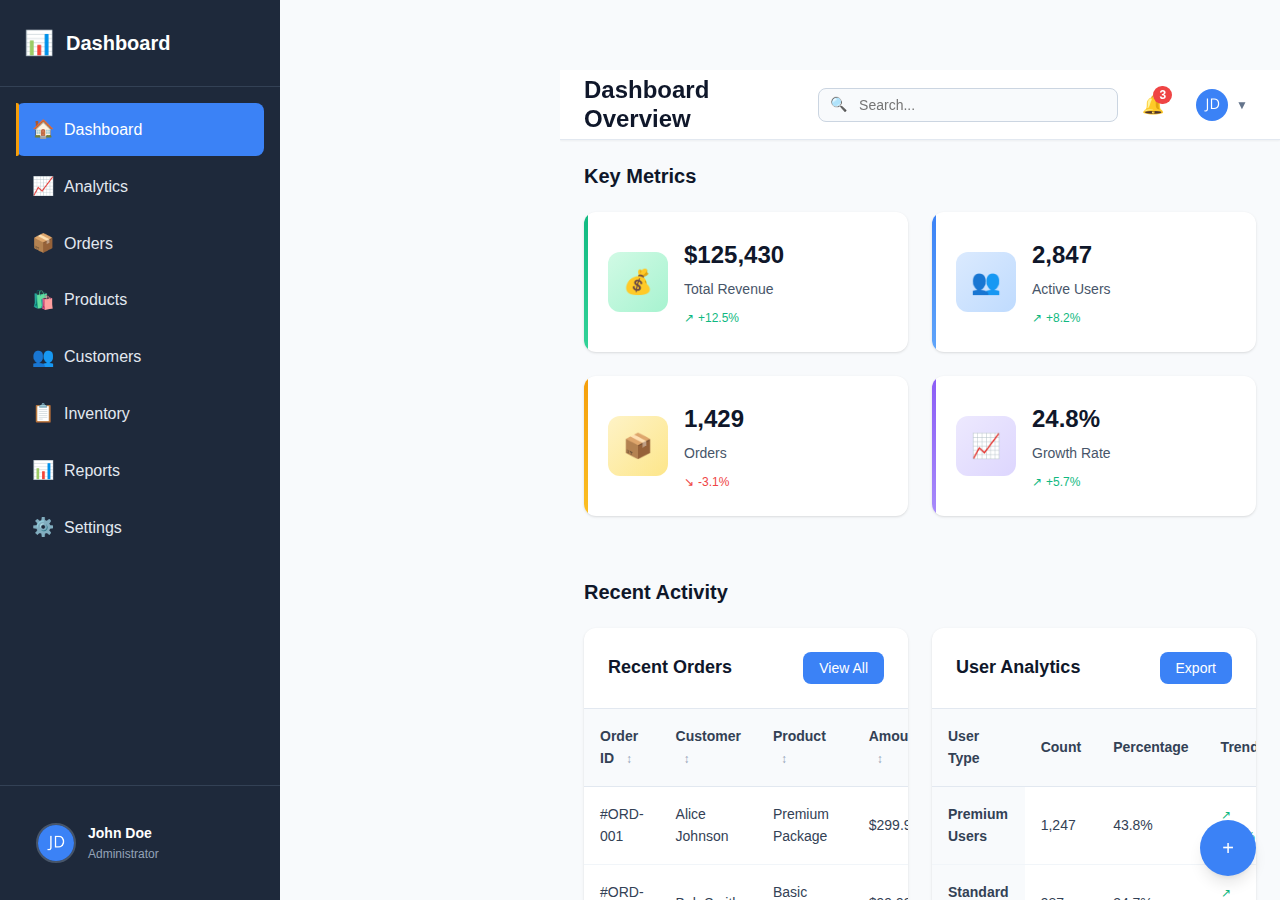
<file: question2-dashboard/dashboard.html>
<!DOCTYPE html>
<html lang="en">
<head>
    <meta charset="UTF-8">
    <meta name="viewport" content="width=device-width, initial-scale=1.0">
    <meta name="description" content="Admin Dashboard - Manage your business operations with comprehensive analytics and tools">
    <meta name="keywords" content="admin dashboard, analytics, business management, data visualization">
    <meta name="author" content="Admin Dashboard">
    <title>Admin Dashboard - Business Management</title>
    <link rel="icon" type="image/x-icon" href="images/favicon.ico">
    <link rel="stylesheet" href="css/dashboard.css">
</head>
<body>
    <!-- Dashboard Layout Container -->
    <div class="dashboard-layout">
        <!-- Sidebar Navigation -->
        <aside class="sidebar" role="navigation" aria-label="Main navigation">
            <div class="sidebar-header">
                <div class="dashboard-logo">
                    <span class="logo-icon" aria-hidden="true">📊</span>
                    <span class="logo-text">Dashboard</span>
                </div>
            </div>
            
            <nav class="sidebar-nav">
                <ul class="nav-list">
                    <li class="nav-item">
                        <a href="#dashboard" class="nav-link active" aria-current="page">
                            <span class="nav-icon" aria-hidden="true">🏠</span>
                            <span class="nav-text">Dashboard</span>
                        </a>
                    </li>
                    <li class="nav-item">
                        <a href="#analytics" class="nav-link">
                            <span class="nav-icon" aria-hidden="true">📈</span>
                            <span class="nav-text">Analytics</span>
                        </a>
                    </li>
                    <li class="nav-item">
                        <a href="#orders" class="nav-link">
                            <span class="nav-icon" aria-hidden="true">📦</span>
                            <span class="nav-text">Orders</span>
                        </a>
                    </li>
                    <li class="nav-item">
                        <a href="#products" class="nav-link">
                            <span class="nav-icon" aria-hidden="true">🛍️</span>
                            <span class="nav-text">Products</span>
                        </a>
                    </li>
                    <li class="nav-item">
                        <a href="#customers" class="nav-link">
                            <span class="nav-icon" aria-hidden="true">👥</span>
                            <span class="nav-text">Customers</span>
                        </a>
                    </li>
                    <li class="nav-item">
                        <a href="#inventory" class="nav-link">
                            <span class="nav-icon" aria-hidden="true">📋</span>
                            <span class="nav-text">Inventory</span>
                        </a>
                    </li>
                    <li class="nav-item">
                        <a href="#reports" class="nav-link">
                            <span class="nav-icon" aria-hidden="true">📊</span>
                            <span class="nav-text">Reports</span>
                        </a>
                    </li>
                    <li class="nav-item">
                        <a href="#settings" class="nav-link">
                            <span class="nav-icon" aria-hidden="true">⚙️</span>
                            <span class="nav-text">Settings</span>
                        </a>
                    </li>
                </ul>
            </nav>
            
            <div class="sidebar-footer">
                <div class="user-profile">
                    <div class="user-avatar">
                        <img src="images/user-avatar.png" alt="User Avatar" class="avatar-img">
                    </div>
                    <div class="user-info">
                        <div class="user-name">John Doe</div>
                        <div class="user-role">Administrator</div>
                    </div>
                </div>
            </div>
        </aside>

        <!-- Main Dashboard Area -->
        <main class="main-dashboard">
            <!-- Header Bar -->
            <header class="dashboard-header">
                <div class="header-left">
                    <h1 class="page-title">Dashboard Overview</h1>
                </div>
                
                <div class="header-right">
                    <div class="search-bar">
                        <input type="search" placeholder="Search..." class="search-input" aria-label="Search">
                        <span class="search-icon" aria-hidden="true">🔍</span>
                    </div>
                    
                    <div class="notifications">
                        <button class="notification-btn" aria-label="Notifications">
                            <span class="notification-icon" aria-hidden="true">🔔</span>
                            <span class="notification-badge">3</span>
                        </button>
                    </div>
                    
                    <div class="user-dropdown">
                        <button class="user-dropdown-btn" aria-label="User menu">
                            <img src="images/user-avatar.png" alt="User Avatar" class="user-avatar-small">
                            <span class="dropdown-arrow" aria-hidden="true">▼</span>
                        </button>
                    </div>
                </div>
            </header>

            <!-- Dashboard Content -->
            <div class="dashboard-content">
                <!-- Statistics Cards Section -->
                <section class="stats-section" aria-labelledby="stats-heading">
                    <h2 id="stats-heading" class="section-title">Key Metrics</h2>
                    
                    <div class="stats-grid">
                        <div class="stat-card revenue">
                            <div class="stat-icon">
                                <span class="icon" aria-hidden="true">💰</span>
                            </div>
                            <div class="stat-content">
                                <div class="stat-number">$125,430</div>
                                <div class="stat-label">Total Revenue</div>
                                <div class="stat-change positive">
                                    <span class="change-icon" aria-hidden="true">↗</span>
                                    <span class="change-text">+12.5%</span>
                                </div>
                            </div>
                        </div>

                        <div class="stat-card users">
                            <div class="stat-icon">
                                <span class="icon" aria-hidden="true">👥</span>
                            </div>
                            <div class="stat-content">
                                <div class="stat-number">2,847</div>
                                <div class="stat-label">Active Users</div>
                                <div class="stat-change positive">
                                    <span class="change-icon" aria-hidden="true">↗</span>
                                    <span class="change-text">+8.2%</span>
                                </div>
                            </div>
                        </div>

                        <div class="stat-card orders">
                            <div class="stat-icon">
                                <span class="icon" aria-hidden="true">📦</span>
                            </div>
                            <div class="stat-content">
                                <div class="stat-number">1,429</div>
                                <div class="stat-label">Orders</div>
                                <div class="stat-change negative">
                                    <span class="change-icon" aria-hidden="true">↘</span>
                                    <span class="change-text">-3.1%</span>
                                </div>
                            </div>
                        </div>

                        <div class="stat-card growth">
                            <div class="stat-icon">
                                <span class="icon" aria-hidden="true">📈</span>
                            </div>
                            <div class="stat-content">
                                <div class="stat-number">24.8%</div>
                                <div class="stat-label">Growth Rate</div>
                                <div class="stat-change positive">
                                    <span class="change-icon" aria-hidden="true">↗</span>
                                    <span class="change-text">+5.7%</span>
                                </div>
                            </div>
                        </div>
                    </div>
                </section>

                <!-- Data Tables Section -->
                <section class="tables-section" aria-labelledby="tables-heading">
                    <h2 id="tables-heading" class="section-title">Recent Activity</h2>
                    
                    <div class="tables-grid">
                        <!-- Recent Orders Table -->
                        <div class="table-container">
                            <div class="table-header">
                                <h3 class="table-title">Recent Orders</h3>
                                <button class="table-action-btn">View All</button>
                            </div>
                            
                            <div class="table-wrapper">
                                <table class="data-table" role="table">
                                    <thead>
                                        <tr role="row">
                                            <th role="columnheader" class="sortable">
                                                Order ID
                                                <span class="sort-icon" aria-hidden="true">↕</span>
                                            </th>
                                            <th role="columnheader" class="sortable">
                                                Customer
                                                <span class="sort-icon" aria-hidden="true">↕</span>
                                            </th>
                                            <th role="columnheader" class="sortable">
                                                Product
                                                <span class="sort-icon" aria-hidden="true">↕</span>
                                            </th>
                                            <th role="columnheader" class="sortable">
                                                Amount
                                                <span class="sort-icon" aria-hidden="true">↕</span>
                                            </th>
                                            <th role="columnheader" class="sortable">
                                                Status
                                                <span class="sort-icon" aria-hidden="true">↕</span>
                                            </th>
                                            <th role="columnheader" class="sortable">
                                                Date
                                                <span class="sort-icon" aria-hidden="true">↕</span>
                                            </th>
                                        </tr>
                                    </thead>
                                    <tbody>
                                        <tr role="row">
                                            <td role="cell">#ORD-001</td>
                                            <td role="cell">Alice Johnson</td>
                                            <td role="cell">Premium Package</td>
                                            <td role="cell">$299.99</td>
                                            <td role="cell">
                                                <span class="status-badge completed">Completed</span>
                                            </td>
                                            <td role="cell">2024-01-15</td>
                                        </tr>
                                        <tr role="row">
                                            <td role="cell">#ORD-002</td>
                                            <td role="cell">Bob Smith</td>
                                            <td role="cell">Basic Plan</td>
                                            <td role="cell">$99.99</td>
                                            <td role="cell">
                                                <span class="status-badge pending">Pending</span>
                                            </td>
                                            <td role="cell">2024-01-14</td>
                                        </tr>
                                        <tr role="row">
                                            <td role="cell">#ORD-003</td>
                                            <td role="cell">Carol Davis</td>
                                            <td role="cell">Enterprise Suite</td>
                                            <td role="cell">$599.99</td>
                                            <td role="cell">
                                                <span class="status-badge processing">Processing</span>
                                            </td>
                                            <td role="cell">2024-01-13</td>
                                        </tr>
                                        <tr role="row">
                                            <td role="cell">#ORD-004</td>
                                            <td role="cell">David Wilson</td>
                                            <td role="cell">Standard Package</td>
                                            <td role="cell">$199.99</td>
                                            <td role="cell">
                                                <span class="status-badge completed">Completed</span>
                                            </td>
                                            <td role="cell">2024-01-12</td>
                                        </tr>
                                        <tr role="row">
                                            <td role="cell">#ORD-005</td>
                                            <td role="cell">Eva Brown</td>
                                            <td role="cell">Premium Package</td>
                                            <td role="cell">$299.99</td>
                                            <td role="cell">
                                                <span class="status-badge cancelled">Cancelled</span>
                                            </td>
                                            <td role="cell">2024-01-11</td>
                                        </tr>
                                        <tr role="row">
                                            <td role="cell">#ORD-006</td>
                                            <td role="cell">Frank Miller</td>
                                            <td role="cell">Basic Plan</td>
                                            <td role="cell">$99.99</td>
                                            <td role="cell">
                                                <span class="status-badge pending">Pending</span>
                                            </td>
                                            <td role="cell">2024-01-10</td>
                                        </tr>
                                        <tr role="row">
                                            <td role="cell">#ORD-007</td>
                                            <td role="cell">Grace Lee</td>
                                            <td role="cell">Enterprise Suite</td>
                                            <td role="cell">$599.99</td>
                                            <td role="cell">
                                                <span class="status-badge processing">Processing</span>
                                            </td>
                                            <td role="cell">2024-01-09</td>
                                        </tr>
                                        <tr role="row">
                                            <td role="cell">#ORD-008</td>
                                            <td role="cell">Henry Taylor</td>
                                            <td role="cell">Standard Package</td>
                                            <td role="cell">$199.99</td>
                                            <td role="cell">
                                                <span class="status-badge completed">Completed</span>
                                            </td>
                                            <td role="cell">2024-01-08</td>
                                        </tr>
                                    </tbody>
                                    <tfoot>
                                        <tr>
                                            <td colspan="6" class="table-summary">
                                                Total: 8 orders | Revenue: $2,299.92
                                            </td>
                                        </tr>
                                    </tfoot>
                                </table>
                            </div>
                        </div>

                        <!-- User Analytics Table -->
                        <div class="table-container">
                            <div class="table-header">
                                <h3 class="table-title">User Analytics</h3>
                                <button class="table-action-btn">Export</button>
                            </div>
                            
                            <div class="table-wrapper">
                                <table class="data-table" role="table">
                                    <thead>
                                        <tr role="row">
                                            <th role="columnheader" colspan="2">User Type</th>
                                            <th role="columnheader">Count</th>
                                            <th role="columnheader">Percentage</th>
                                            <th role="columnheader">Trend</th>
                                        </tr>
                                    </thead>
                                    <tbody>
                                        <tr role="row">
                                            <td role="cell" colspan="2" class="category-header">Premium Users</td>
                                            <td role="cell">1,247</td>
                                            <td role="cell">43.8%</td>
                                            <td role="cell">
                                                <span class="trend-indicator positive">↗ +5.2%</span>
                                            </td>
                                        </tr>
                                        <tr role="row">
                                            <td role="cell" colspan="2" class="category-header">Standard Users</td>
                                            <td role="cell">987</td>
                                            <td role="cell">34.7%</td>
                                            <td role="cell">
                                                <span class="trend-indicator positive">↗ +2.1%</span>
                                            </td>
                                        </tr>
                                        <tr role="row">
                                            <td role="cell" colspan="2" class="category-header">Basic Users</td>
                                            <td role="cell">613</td>
                                            <td role="cell">21.5%</td>
                                            <td role="cell">
                                                <span class="trend-indicator negative">↘ -1.8%</span>
                                            </td>
                                        </tr>
                                    </tbody>
                                    <tfoot>
                                        <tr>
                                            <td colspan="2" class="summary-label">Total Users</td>
                                            <td class="summary-value">2,847</td>
                                            <td class="summary-value">100%</td>
                                            <td class="summary-value">
                                                <span class="trend-indicator positive">↗ +3.2%</span>
                                            </td>
                                        </tr>
                                    </tfoot>
                                </table>
                            </div>
                        </div>
                    </div>
                </section>

                <!-- Quick Actions Section -->
                <section class="quick-actions-section" aria-labelledby="actions-heading">
                    <h2 id="actions-heading" class="section-title">Quick Actions</h2>
                    
                    <div class="actions-container">
                        <div class="action-form-container">
                            <h3 class="form-title">Add New Product</h3>
                            
                            <form class="product-form" action="#" method="post" novalidate>
                                <!-- Product Information Fieldset -->
                                <fieldset class="form-fieldset">
                                    <legend class="fieldset-legend">Product Information</legend>
                                    
                                    <div class="form-row">
                                        <div class="form-group">
                                            <label for="product-name" class="form-label">
                                                Product Name <span class="required" aria-label="required">*</span>
                                            </label>
                                            <input type="text" id="product-name" name="product-name" class="form-input" required>
                                        </div>
                                        
                                        <div class="form-group">
                                            <label for="product-category" class="form-label">Category</label>
                                            <select id="product-category" name="product-category" class="form-select">
                                                <option value="">Select Category</option>
                                                <option value="electronics">Electronics</option>
                                                <option value="clothing">Clothing</option>
                                                <option value="books">Books</option>
                                                <option value="home">Home & Garden</option>
                                                <option value="sports">Sports</option>
                                                <option value="other">Other</option>
                                            </select>
                                        </div>
                                    </div>
                                    
                                    <div class="form-row">
                                        <div class="form-group">
                                            <label for="product-price" class="form-label">Price</label>
                                            <input type="number" id="product-price" name="product-price" class="form-input" 
                                                   min="0" step="0.01" placeholder="0.00">
                                        </div>
                                        
                                        <div class="form-group">
                                            <label for="product-sku" class="form-label">SKU/Code</label>
                                            <input type="text" id="product-sku" name="product-sku" class="form-input" 
                                                   pattern="[A-Z0-9-]+" placeholder="ABC-123">
                                        </div>
                                    </div>
                                </fieldset>

                                <!-- Inventory Fieldset -->
                                <fieldset class="form-fieldset">
                                    <legend class="fieldset-legend">Inventory</legend>
                                    
                                    <div class="form-row">
                                        <div class="form-group">
                                            <label for="stock-quantity" class="form-label">Stock Quantity</label>
                                            <input type="number" id="stock-quantity" name="stock-quantity" class="form-input" 
                                                   min="0" placeholder="0">
                                        </div>
                                        
                                        <div class="form-group">
                                            <label for="reorder-level" class="form-label">Reorder Level</label>
                                            <input type="number" id="reorder-level" name="reorder-level" class="form-input" 
                                                   min="0" placeholder="0">
                                        </div>
                                    </div>
                                    
                                    <div class="form-group">
                                        <label for="supplier" class="form-label">Supplier</label>
                                        <select id="supplier" name="supplier" class="form-select">
                                            <option value="">Select Supplier</option>
                                            <option value="supplier-a">Supplier A</option>
                                            <option value="supplier-b">Supplier B</option>
                                            <option value="supplier-c">Supplier C</option>
                                            <option value="supplier-d">Supplier D</option>
                                        </select>
                                    </div>
                                </fieldset>

                                <!-- Media Fieldset -->
                                <fieldset class="form-fieldset">
                                    <legend class="fieldset-legend">Media & Status</legend>
                                    
                                    <div class="form-group">
                                        <label for="product-image" class="form-label">Product Image</label>
                                        <input type="file" id="product-image" name="product-image" class="form-file" 
                                               accept="image/*">
                                    </div>
                                    
                                    <div class="form-row">
                                        <div class="form-group">
                                            <label class="checkbox-label">
                                                <input type="checkbox" name="featured-product" class="checkbox-input">
                                                <span class="checkbox-custom"></span>
                                                Featured Product
                                            </label>
                                        </div>
                                        
                                        <div class="form-group">
                                            <fieldset class="radio-group">
                                                <legend class="radio-legend">Active Status</legend>
                                                <div class="radio-options">
                                                    <label class="radio-label">
                                                        <input type="radio" name="active-status" value="active" class="radio-input" checked>
                                                        <span class="radio-custom"></span>
                                                        Active
                                                    </label>
                                                    <label class="radio-label">
                                                        <input type="radio" name="active-status" value="inactive" class="radio-input">
                                                        <span class="radio-custom"></span>
                                                        Inactive
                                                    </label>
                                                </div>
                                            </fieldset>
                                        </div>
                                    </div>
                                </fieldset>

                                <!-- Form Actions -->
                                <div class="form-actions">
                                    <button type="submit" class="btn btn-primary">Save Product</button>
                                    <button type="submit" class="btn btn-secondary">Save & Continue</button>
                                    <button type="button" class="btn btn-outline">Cancel</button>
                                </div>
                            </form>
                        </div>
                    </div>
                </section>
            </div>
        </main>
    </div>

    <!-- Floating Action Button -->
    <button class="fab" aria-label="Quick add">
        <span class="fab-icon" aria-hidden="true">+</span>
    </button>
</body>
</html>
</file>
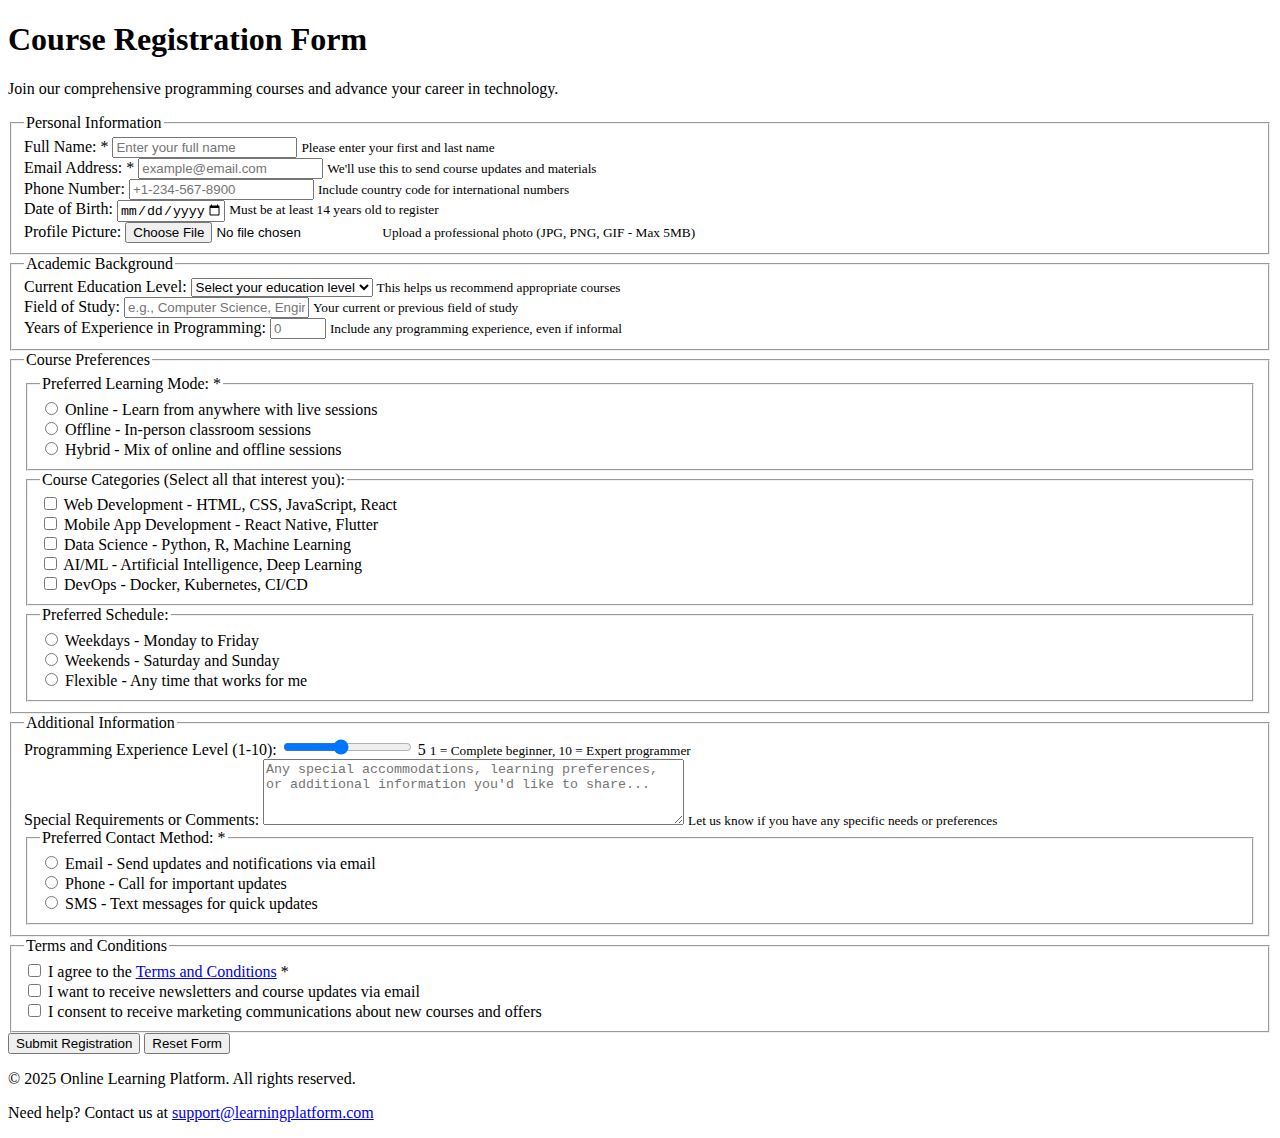
<file: question2/registration.html>
<!DOCTYPE html>
<html lang="en">
<head>
    <meta charset="UTF-8">
    <meta name="viewport" content="width=device-width, initial-scale=1.0">
    <meta name="description" content="Course Registration Form for Online Learning Platform">
    <meta name="keywords" content="course registration, online learning, education, programming courses">
    <meta name="author" content="Online Learning Platform">
    <title>Course Registration Form - Online Learning Platform</title>
</head>
<body>
    <header>
        <h1>Course Registration Form</h1>
        <p>Join our comprehensive programming courses and advance your career in technology.</p>
    </header>

    <main>
        <form action="/submit-registration" method="POST" enctype="multipart/form-data">
            <fieldset>
                <legend>Personal Information</legend>
                
                <div>
                    <label for="name">Full Name: <span aria-label="required">*</span></label>
                    <input type="text" id="name" name="name" required placeholder="Enter your full name" aria-describedby="name-help">
                    <small id="name-help">Please enter your first and last name</small>
                </div>

                <div>
                    <label for="email">Email Address: <span aria-label="required">*</span></label>
                    <input type="email" id="email" name="email" required placeholder="example@email.com" aria-describedby="email-help">
                    <small id="email-help">We'll use this to send course updates and materials</small>
                </div>

                <div>
                    <label for="phone">Phone Number:</label>
                    <input type="tel" id="phone" name="phone" placeholder="+1-234-567-8900" pattern="[0-9+\-\s\(\)]+" aria-describedby="phone-help">
                    <small id="phone-help">Include country code for international numbers</small>
                </div>

                <div>
                    <label for="dob">Date of Birth:</label>
                    <input type="date" id="dob" name="dob" min="1950-01-01" max="2010-12-31" aria-describedby="dob-help">
                    <small id="dob-help">Must be at least 14 years old to register</small>
                </div>

                <div>
                    <label for="profile">Profile Picture:</label>
                    <input type="file" id="profile" name="profile" accept="image/*" aria-describedby="profile-help">
                    <small id="profile-help">Upload a professional photo (JPG, PNG, GIF - Max 5MB)</small>
                </div>
            </fieldset>

            <fieldset>
                <legend>Academic Background</legend>
                
                <div>
                    <label for="education">Current Education Level:</label>
                    <select id="education" name="education" required aria-describedby="education-help">
                        <option value="">Select your education level</option>
                        <option value="high-school">High School</option>
                        <option value="bachelors">Bachelor's Degree</option>
                        <option value="masters">Master's Degree</option>
                        <option value="phd">PhD</option>
                        <option value="other">Other</option>
                    </select>
                    <small id="education-help">This helps us recommend appropriate courses</small>
                </div>

                <div>
                    <label for="field">Field of Study:</label>
                    <input type="text" id="field" name="field" placeholder="e.g., Computer Science, Engineering, Business" aria-describedby="field-help">
                    <small id="field-help">Your current or previous field of study</small>
                </div>

                <div>
                    <label for="experience">Years of Experience in Programming:</label>
                    <input type="number" id="experience" name="experience" min="0" max="20" placeholder="0" aria-describedby="experience-help">
                    <small id="experience-help">Include any programming experience, even if informal</small>
                </div>
            </fieldset>

            <fieldset>
                <legend>Course Preferences</legend>
                
                <div>
                    <fieldset>
                        <legend>Preferred Learning Mode: <span aria-label="required">*</span></legend>
                        <input type="radio" id="mode-online" name="mode" value="online" required>
                        <label for="mode-online">Online - Learn from anywhere with live sessions</label><br>
                        
                        <input type="radio" id="mode-offline" name="mode" value="offline">
                        <label for="mode-offline">Offline - In-person classroom sessions</label><br>
                        
                        <input type="radio" id="mode-hybrid" name="mode" value="hybrid">
                        <label for="mode-hybrid">Hybrid - Mix of online and offline sessions</label>
                    </fieldset>
                </div>

                <div>
                    <fieldset>
                        <legend>Course Categories (Select all that interest you):</legend>
                        <input type="checkbox" id="category-web" name="category" value="web">
                        <label for="category-web">Web Development - HTML, CSS, JavaScript, React</label><br>
                        
                        <input type="checkbox" id="category-mobile" name="category" value="mobile">
                        <label for="category-mobile">Mobile App Development - React Native, Flutter</label><br>
                        
                        <input type="checkbox" id="category-data" name="category" value="data">
                        <label for="category-data">Data Science - Python, R, Machine Learning</label><br>
                        
                        <input type="checkbox" id="category-ai" name="category" value="ai">
                        <label for="category-ai">AI/ML - Artificial Intelligence, Deep Learning</label><br>
                        
                        <input type="checkbox" id="category-devops" name="category" value="devops">
                        <label for="category-devops">DevOps - Docker, Kubernetes, CI/CD</label>
                    </fieldset>
                </div>

                <div>
                    <fieldset>
                        <legend>Preferred Schedule:</legend>
                        <input type="radio" id="schedule-weekdays" name="schedule" value="weekdays">
                        <label for="schedule-weekdays">Weekdays - Monday to Friday</label><br>
                        
                        <input type="radio" id="schedule-weekends" name="schedule" value="weekends">
                        <label for="schedule-weekends">Weekends - Saturday and Sunday</label><br>
                        
                        <input type="radio" id="schedule-flexible" name="schedule" value="flexible">
                        <label for="schedule-flexible">Flexible - Any time that works for me</label>
                    </fieldset>
                </div>
            </fieldset>

            <fieldset>
                <legend>Additional Information</legend>
                
                <div>
                    <label for="level">Programming Experience Level (1-10):</label>
                    <input type="range" id="level" name="level" min="1" max="10" value="5" aria-describedby="level-help">
                    <output for="level" id="level-output">5</output>
                    <small id="level-help">1 = Complete beginner, 10 = Expert programmer</small>
                </div>

                <div>
                    <label for="comments">Special Requirements or Comments:</label>
                    <textarea id="comments" name="comments" rows="4" cols="50" placeholder="Any special accommodations, learning preferences, or additional information you'd like to share..." aria-describedby="comments-help"></textarea>
                    <small id="comments-help">Let us know if you have any specific needs or preferences</small>
                </div>

                <div>
                    <fieldset>
                        <legend>Preferred Contact Method: <span aria-label="required">*</span></legend>
                        <input type="radio" id="contact-email" name="contact_method" value="email" required>
                        <label for="contact-email">Email - Send updates and notifications via email</label><br>
                        
                        <input type="radio" id="contact-phone" name="contact_method" value="phone">
                        <label for="contact-phone">Phone - Call for important updates</label><br>
                        
                        <input type="radio" id="contact-sms" name="contact_method" value="sms">
                        <label for="contact-sms">SMS - Text messages for quick updates</label>
                    </fieldset>
                </div>
            </fieldset>

            <fieldset>
                <legend>Terms and Conditions</legend>
                
                <div>
                    <input type="checkbox" id="agree" name="agree" required>
                    <label for="agree">I agree to the <a href="/terms" target="_blank">Terms and Conditions</a> <span aria-label="required">*</span></label>
                </div>

                <div>
                    <input type="checkbox" id="newsletter" name="newsletter">
                    <label for="newsletter">I want to receive newsletters and course updates via email</label>
                </div>

                <div>
                    <input type="checkbox" id="marketing" name="marketing">
                    <label for="marketing">I consent to receive marketing communications about new courses and offers</label>
                </div>
            </fieldset>

            <div class="form-actions">
                <button type="submit" id="submit-btn">Submit Registration</button>
                <button type="reset" id="reset-btn">Reset Form</button>
            </div>
        </form>
    </main>

    <footer>
        <p>&copy; 2025 Online Learning Platform. All rights reserved.</p>
        <p>Need help? Contact us at <a href="mailto:support@learningplatform.com">support@learningplatform.com</a></p>
    </footer>

    <script>
        // Simple JavaScript for range slider output
        const levelSlider = document.getElementById('level');
        const levelOutput = document.getElementById('level-output');
        
        levelSlider.addEventListener('input', function() {
            levelOutput.textContent = this.value;
        });

        // Form validation enhancement
        const form = document.querySelector('form');
        const submitBtn = document.getElementById('submit-btn');
        
        form.addEventListener('submit', function(e) {
            const requiredFields = form.querySelectorAll('[required]');
            let isValid = true;
            
            requiredFields.forEach(field => {
                if (!field.value.trim()) {
                    isValid = false;
                    field.style.borderColor = 'red';
                } else {
                    field.style.borderColor = '';
                }
            });
            
            if (!isValid) {
                e.preventDefault();
                alert('Please fill in all required fields.');
            }
        });
    </script>
</body>
</html>
</file>
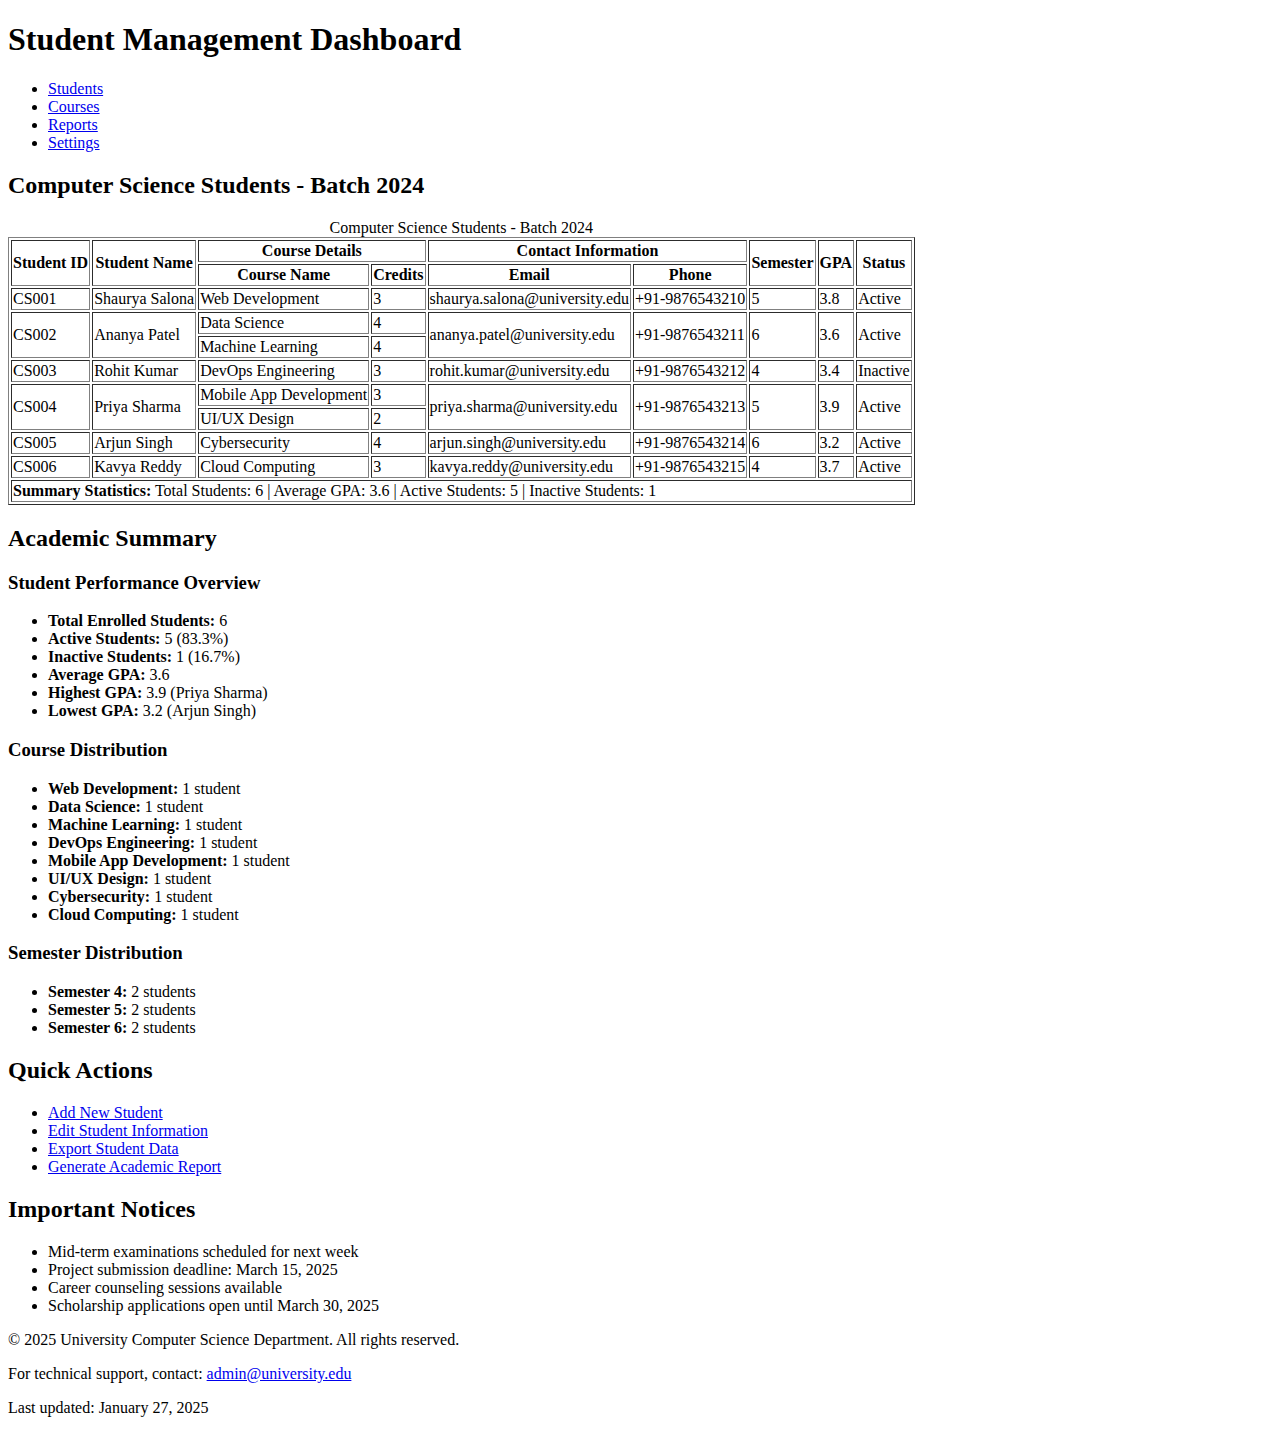
<file: question3/students.html>
<!DOCTYPE html>
<html lang="en">
<head>
    <meta charset="UTF-8">
    <meta name="viewport" content="width=device-width, initial-scale=1.0">
    <meta name="description" content="Student Management Dashboard for Computer Science Students - Batch 2024">
    <meta name="keywords" content="student management, computer science, education, dashboard">
    <meta name="author" content="University Administration">
    <title>Student Management Dashboard - Computer Science Batch 2024</title>
</head>
<body>
    <header>
        <h1>Student Management Dashboard</h1>
        <nav aria-label="Dashboard Navigation">
            <ul>
                <li><a href="#students">Students</a></li>
                <li><a href="#courses">Courses</a></li>
                <li><a href="#reports">Reports</a></li>
                <li><a href="#settings">Settings</a></li>
            </ul>
        </nav>
    </header>

    <main>
        <section id="students">
            <h2>Computer Science Students - Batch 2024</h2>
            
            <table border="1" role="table" aria-label="Student Information Table">
                <caption>Computer Science Students - Batch 2024</caption>
                
                <thead>
                    <tr>
                        <th scope="col" rowspan="2">Student ID</th>
                        <th scope="col" rowspan="2">Student Name</th>
                        <th scope="colgroup" colspan="2">Course Details</th>
                        <th scope="colgroup" colspan="2">Contact Information</th>
                        <th scope="col" rowspan="2">Semester</th>
                        <th scope="col" rowspan="2">GPA</th>
                        <th scope="col" rowspan="2">Status</th>
                    </tr>
                    <tr>
                        <th scope="col">Course Name</th>
                        <th scope="col">Credits</th>
                        <th scope="col">Email</th>
                        <th scope="col">Phone</th>
                    </tr>
                </thead>
                
                <tbody>
                    <tr>
                        <td>CS001</td>
                        <td>Shaurya Salona</td>
                        <td>Web Development</td>
                        <td>3</td>
                        <td>shaurya.salona@university.edu</td>
                        <td>+91-9876543210</td>
                        <td>5</td>
                        <td>3.8</td>
                        <td>Active</td>
                    </tr>
                    
                    <tr>
                        <td rowspan="2">CS002</td>
                        <td rowspan="2">Ananya Patel</td>
                        <td>Data Science</td>
                        <td>4</td>
                        <td rowspan="2">ananya.patel@university.edu</td>
                        <td rowspan="2">+91-9876543211</td>
                        <td rowspan="2">6</td>
                        <td rowspan="2">3.6</td>
                        <td rowspan="2">Active</td>
                    </tr>
                    <tr>
                        <td>Machine Learning</td>
                        <td>4</td>
                    </tr>
                    
                    <tr>
                        <td>CS003</td>
                        <td>Rohit Kumar</td>
                        <td>DevOps Engineering</td>
                        <td>3</td>
                        <td>rohit.kumar@university.edu</td>
                        <td>+91-9876543212</td>
                        <td>4</td>
                        <td>3.4</td>
                        <td>Inactive</td>
                    </tr>
                    
                    <tr>
                        <td rowspan="2">CS004</td>
                        <td rowspan="2">Priya Sharma</td>
                        <td>Mobile App Development</td>
                        <td>3</td>
                        <td rowspan="2">priya.sharma@university.edu</td>
                        <td rowspan="2">+91-9876543213</td>
                        <td rowspan="2">5</td>
                        <td rowspan="2">3.9</td>
                        <td rowspan="2">Active</td>
                    </tr>
                    <tr>
                        <td>UI/UX Design</td>
                        <td>2</td>
                    </tr>
                    
                    <tr>
                        <td>CS005</td>
                        <td>Arjun Singh</td>
                        <td>Cybersecurity</td>
                        <td>4</td>
                        <td>arjun.singh@university.edu</td>
                        <td>+91-9876543214</td>
                        <td>6</td>
                        <td>3.2</td>
                        <td>Active</td>
                    </tr>
                    
                    <tr>
                        <td>CS006</td>
                        <td>Kavya Reddy</td>
                        <td>Cloud Computing</td>
                        <td>3</td>
                        <td>kavya.reddy@university.edu</td>
                        <td>+91-9876543215</td>
                        <td>4</td>
                        <td>3.7</td>
                        <td>Active</td>
                    </tr>
                </tbody>
                
                <tfoot>
                    <tr>
                        <td colspan="9">
                            <strong>Summary Statistics:</strong>
                            Total Students: 6 | Average GPA: 3.6 | Active Students: 5 | Inactive Students: 1
                        </td>
                    </tr>
                </tfoot>
            </table>
        </section>

        <section id="summary">
            <h2>Academic Summary</h2>
            <article>
                <h3>Student Performance Overview</h3>
                <ul>
                    <li><strong>Total Enrolled Students:</strong> 6</li>
                    <li><strong>Active Students:</strong> 5 (83.3%)</li>
                    <li><strong>Inactive Students:</strong> 1 (16.7%)</li>
                    <li><strong>Average GPA:</strong> 3.6</li>
                    <li><strong>Highest GPA:</strong> 3.9 (Priya Sharma)</li>
                    <li><strong>Lowest GPA:</strong> 3.2 (Arjun Singh)</li>
                </ul>
            </article>

            <article>
                <h3>Course Distribution</h3>
                <ul>
                    <li><strong>Web Development:</strong> 1 student</li>
                    <li><strong>Data Science:</strong> 1 student</li>
                    <li><strong>Machine Learning:</strong> 1 student</li>
                    <li><strong>DevOps Engineering:</strong> 1 student</li>
                    <li><strong>Mobile App Development:</strong> 1 student</li>
                    <li><strong>UI/UX Design:</strong> 1 student</li>
                    <li><strong>Cybersecurity:</strong> 1 student</li>
                    <li><strong>Cloud Computing:</strong> 1 student</li>
                </ul>
            </article>

            <article>
                <h3>Semester Distribution</h3>
                <ul>
                    <li><strong>Semester 4:</strong> 2 students</li>
                    <li><strong>Semester 5:</strong> 2 students</li>
                    <li><strong>Semester 6:</strong> 2 students</li>
                </ul>
            </article>
        </section>

        <section id="actions">
            <h2>Quick Actions</h2>
            <nav aria-label="Student Management Actions">
                <ul>
                    <li><a href="#add-student">Add New Student</a></li>
                    <li><a href="#edit-student">Edit Student Information</a></li>
                    <li><a href="#export-data">Export Student Data</a></li>
                    <li><a href="#generate-report">Generate Academic Report</a></li>
                </ul>
            </nav>
        </section>
    </main>

    <aside>
        <h2>Important Notices</h2>
        <ul>
            <li>Mid-term examinations scheduled for next week</li>
            <li>Project submission deadline: March 15, 2025</li>
            <li>Career counseling sessions available</li>
            <li>Scholarship applications open until March 30, 2025</li>
        </ul>
    </aside>

    <footer>
        <p>&copy; 2025 University Computer Science Department. All rights reserved.</p>
        <p>For technical support, contact: <a href="mailto:admin@university.edu">admin@university.edu</a></p>
        <p>Last updated: <time datetime="2025-01-27">January 27, 2025</time></p>
    </footer>
</body>
</html>
</file>
<file: question2-dashboard/css/dashboard.css>
/* ==========================================================================
   CSS Reset & Normalize
   ========================================================================== */

*,
*::before,
*::after {
    box-sizing: border-box;
    margin: 0;
    padding: 0;
}

html {
    font-size: 16px;
    scroll-behavior: smooth;
}

body {
    font-family: 'Segoe UI', Tahoma, Geneva, Verdana, sans-serif;
    line-height: 1.6;
    color: #1e293b;
    background-color: #f8fafc;
    -webkit-font-smoothing: antialiased;
    -moz-osx-font-smoothing: grayscale;
    overflow-x: hidden;
}

img {
    max-width: 100%;
    height: auto;
    display: block;
}

a {
    text-decoration: none;
    color: inherit;
}

ul, ol {
    list-style: none;
}

button {
    border: none;
    background: none;
    cursor: pointer;
    font-family: inherit;
}

input, textarea, select {
    font-family: inherit;
    font-size: inherit;
}

/* ==========================================================================
   CSS Custom Properties (Variables)
   ========================================================================== */

:root {
    /* Colors */
    --primary-color: #3b82f6;
    --primary-dark: #2563eb;
    --primary-light: #60a5fa;
    --secondary-color: #64748b;
    --accent-color: #f59e0b;
    --success-color: #10b981;
    --warning-color: #f59e0b;
    --danger-color: #ef4444;
    --info-color: #06b6d4;
    
    /* Neutral Colors */
    --white: #ffffff;
    --gray-50: #f8fafc;
    --gray-100: #f1f5f9;
    --gray-200: #e2e8f0;
    --gray-300: #cbd5e1;
    --gray-400: #94a3b8;
    --gray-500: #64748b;
    --gray-600: #475569;
    --gray-700: #334155;
    --gray-800: #1e293b;
    --gray-900: #0f172a;
    
    /* Dashboard Specific */
    --sidebar-width: 280px;
    --header-height: 70px;
    --sidebar-bg: #1e293b;
    --sidebar-text: #e2e8f0;
    --sidebar-hover: #334155;
    --sidebar-active: #3b82f6;
    
    /* Typography */
    --font-family-primary: 'Segoe UI', Tahoma, Geneva, Verdana, sans-serif;
    --font-family-mono: 'Courier New', Courier, monospace;
    
    /* Font Sizes */
    --text-xs: 0.75rem;
    --text-sm: 0.875rem;
    --text-base: 1rem;
    --text-lg: 1.125rem;
    --text-xl: 1.25rem;
    --text-2xl: 1.5rem;
    --text-3xl: 1.875rem;
    --text-4xl: 2.25rem;
    
    /* Spacing */
    --space-1: 0.25rem;
    --space-2: 0.5rem;
    --space-3: 0.75rem;
    --space-4: 1rem;
    --space-5: 1.25rem;
    --space-6: 1.5rem;
    --space-8: 2rem;
    --space-10: 2.5rem;
    --space-12: 3rem;
    --space-16: 4rem;
    --space-20: 5rem;
    
    /* Layout */
    --border-radius: 8px;
    --border-radius-lg: 12px;
    --border-radius-xl: 16px;
    --shadow-sm: 0 1px 2px 0 rgb(0 0 0 / 0.05);
    --shadow: 0 1px 3px 0 rgb(0 0 0 / 0.1), 0 1px 2px -1px rgb(0 0 0 / 0.1);
    --shadow-lg: 0 10px 15px -3px rgb(0 0 0 / 0.1), 0 4px 6px -4px rgb(0 0 0 / 0.1);
    --shadow-xl: 0 20px 25px -5px rgb(0 0 0 / 0.1), 0 8px 10px -6px rgb(0 0 0 / 0.1);
    
    /* Transitions */
    --transition-fast: 150ms ease-in-out;
    --transition-normal: 250ms ease-in-out;
    --transition-slow: 350ms ease-in-out;
}

/* ==========================================================================
   Base Styles
   ========================================================================== */

/* Typography */
h1, h2, h3, h4, h5, h6 {
    font-family: var(--font-family-primary);
    font-weight: 600;
    line-height: 1.2;
    color: var(--gray-900);
    margin-bottom: var(--space-4);
}

h1 { font-size: var(--text-3xl); }
h2 { font-size: var(--text-2xl); }
h3 { font-size: var(--text-xl); }
h4 { font-size: var(--text-lg); }
h5 { font-size: var(--text-base); }
h6 { font-size: var(--text-sm); }

p {
    margin-bottom: var(--space-4);
    color: var(--gray-600);
}

/* Buttons */
.btn {
    display: inline-flex;
    align-items: center;
    justify-content: center;
    padding: var(--space-3) var(--space-6);
    font-size: var(--text-sm);
    font-weight: 500;
    border-radius: var(--border-radius);
    transition: all var(--transition-fast);
    cursor: pointer;
    text-decoration: none;
    border: 1px solid transparent;
    min-height: 40px;
}

.btn-primary {
    background-color: var(--primary-color);
    color: var(--white);
    border-color: var(--primary-color);
}

.btn-primary:hover {
    background-color: var(--primary-dark);
    border-color: var(--primary-dark);
    transform: translateY(-1px);
    box-shadow: var(--shadow-lg);
}

.btn-secondary {
    background-color: var(--gray-100);
    color: var(--gray-700);
    border-color: var(--gray-300);
}

.btn-secondary:hover {
    background-color: var(--gray-200);
    border-color: var(--gray-400);
    transform: translateY(-1px);
    box-shadow: var(--shadow);
}

.btn-outline {
    background-color: transparent;
    color: var(--gray-600);
    border-color: var(--gray-300);
}

.btn-outline:hover {
    background-color: var(--gray-50);
    border-color: var(--gray-400);
    color: var(--gray-700);
}

/* ==========================================================================
   Dashboard Layout
   ========================================================================== */

.dashboard-layout {
    display: grid;
    grid-template-areas:
        "sidebar header"
        "sidebar main";
    grid-template-columns: var(--sidebar-width) 1fr;
    grid-template-rows: var(--header-height) 1fr;
    height: 100vh;
    overflow: hidden;
}

/* ==========================================================================
   Sidebar Navigation
   ========================================================================== */

.sidebar {
    grid-area: sidebar;
    background-color: var(--sidebar-bg);
    color: var(--sidebar-text);
    display: flex;
    flex-direction: column;
    position: fixed;
    top: 0;
    left: 0;
    width: var(--sidebar-width);
    height: 100vh;
    z-index: 1000;
    overflow-y: auto;
    transition: transform var(--transition-normal);
}

.sidebar-header {
    padding: var(--space-6);
    border-bottom: 1px solid var(--gray-700);
}

.dashboard-logo {
    display: flex;
    align-items: center;
    gap: var(--space-3);
}

.logo-icon {
    font-size: var(--text-2xl);
}

.logo-text {
    font-size: var(--text-xl);
    font-weight: 700;
    color: var(--white);
}

.sidebar-nav {
    flex: 1;
    padding: var(--space-4) 0;
}

.nav-list {
    display: flex;
    flex-direction: column;
    gap: var(--space-1);
}

.nav-item {
    margin: 0 var(--space-4);
}

.nav-link {
    display: flex;
    align-items: center;
    gap: var(--space-3);
    padding: var(--space-3) var(--space-4);
    border-radius: var(--border-radius);
    color: var(--sidebar-text);
    transition: all var(--transition-fast);
    position: relative;
}

.nav-link:hover {
    background-color: var(--sidebar-hover);
    color: var(--white);
}

.nav-link.active {
    background-color: var(--sidebar-active);
    color: var(--white);
}

.nav-link.active::before {
    content: '';
    position: absolute;
    left: 0;
    top: 0;
    bottom: 0;
    width: 3px;
    background-color: var(--accent-color);
    border-radius: 0 2px 2px 0;
}

.nav-icon {
    font-size: var(--text-lg);
    width: 20px;
    text-align: center;
}

.nav-text {
    font-weight: 500;
}

.sidebar-footer {
    padding: var(--space-6);
    border-top: 1px solid var(--gray-700);
}

.user-profile {
    display: flex;
    align-items: center;
    gap: var(--space-3);
    padding: var(--space-3);
    border-radius: var(--border-radius);
    transition: background-color var(--transition-fast);
}

.user-profile:hover {
    background-color: var(--sidebar-hover);
}

.user-avatar {
    width: 40px;
    height: 40px;
    border-radius: 50%;
    overflow: hidden;
    border: 2px solid var(--gray-600);
}

.avatar-img {
    width: 100%;
    height: 100%;
    object-fit: cover;
}

.user-info {
    flex: 1;
}

.user-name {
    font-weight: 600;
    color: var(--white);
    font-size: var(--text-sm);
}

.user-role {
    font-size: var(--text-xs);
    color: var(--gray-400);
}

/* ==========================================================================
   Main Dashboard Area
   ========================================================================== */

.main-dashboard {
    grid-area: main;
    display: flex;
    flex-direction: column;
    margin-left: var(--sidebar-width);
    background-color: var(--gray-50);
    overflow: hidden;
}

/* Dashboard Header */
.dashboard-header {
    grid-area: header;
    background-color: var(--white);
    border-bottom: 1px solid var(--gray-200);
    padding: 0 var(--space-6);
    display: flex;
    align-items: center;
    justify-content: space-between;
    height: var(--header-height);
    position: sticky;
    top: 0;
    z-index: 100;
    box-shadow: var(--shadow-sm);
}

.header-left {
    flex: 1;
}

.page-title {
    font-size: var(--text-2xl);
    font-weight: 700;
    color: var(--gray-900);
    margin: 0;
}

.header-right {
    display: flex;
    align-items: center;
    gap: var(--space-4);
}

.search-bar {
    position: relative;
    display: flex;
    align-items: center;
}

.search-input {
    padding: var(--space-2) var(--space-4) var(--space-2) var(--space-10);
    border: 1px solid var(--gray-300);
    border-radius: var(--border-radius);
    background-color: var(--gray-50);
    font-size: var(--text-sm);
    width: 300px;
    transition: all var(--transition-fast);
}

.search-input:focus {
    outline: none;
    border-color: var(--primary-color);
    background-color: var(--white);
    box-shadow: 0 0 0 3px rgba(59, 130, 246, 0.1);
}

.search-icon {
    position: absolute;
    left: var(--space-3);
    color: var(--gray-400);
    font-size: var(--text-sm);
}

.notifications {
    position: relative;
}

.notification-btn {
    position: relative;
    padding: var(--space-2);
    border-radius: var(--border-radius);
    transition: background-color var(--transition-fast);
}

.notification-btn:hover {
    background-color: var(--gray-100);
}

.notification-icon {
    font-size: var(--text-lg);
    color: var(--gray-600);
}

.notification-badge {
    position: absolute;
    top: 0;
    right: 0;
    background-color: var(--danger-color);
    color: var(--white);
    font-size: var(--text-xs);
    font-weight: 600;
    padding: 2px 6px;
    border-radius: 10px;
    min-width: 18px;
    text-align: center;
}

.user-dropdown-btn {
    display: flex;
    align-items: center;
    gap: var(--space-2);
    padding: var(--space-2);
    border-radius: var(--border-radius);
    transition: background-color var(--transition-fast);
}

.user-dropdown-btn:hover {
    background-color: var(--gray-100);
}

.user-avatar-small {
    width: 32px;
    height: 32px;
    border-radius: 50%;
    object-fit: cover;
}

.dropdown-arrow {
    font-size: var(--text-xs);
    color: var(--gray-500);
}

/* ==========================================================================
   Dashboard Content
   ========================================================================== */

.dashboard-content {
    flex: 1;
    padding: var(--space-6);
    overflow-y: auto;
    display: flex;
    flex-direction: column;
    gap: var(--space-8);
}

.section-title {
    font-size: var(--text-xl);
    font-weight: 600;
    color: var(--gray-900);
    margin-bottom: var(--space-6);
}

/* ==========================================================================
   Statistics Cards
   ========================================================================== */

.stats-section {
    margin-bottom: var(--space-8);
}

.stats-grid {
    display: grid;
    grid-template-columns: repeat(auto-fit, minmax(250px, 1fr));
    gap: var(--space-6);
}

.stat-card {
    background-color: var(--white);
    padding: var(--space-6);
    border-radius: var(--border-radius-lg);
    box-shadow: var(--shadow);
    display: flex;
    align-items: center;
    gap: var(--space-4);
    transition: all var(--transition-normal);
    position: relative;
    overflow: hidden;
}

.stat-card::before {
    content: '';
    position: absolute;
    top: 0;
    left: 0;
    width: 4px;
    height: 100%;
    background: linear-gradient(180deg, var(--primary-color), var(--accent-color));
}

.stat-card:hover {
    transform: translateY(-2px);
    box-shadow: var(--shadow-lg);
}

.stat-card.revenue::before {
    background: linear-gradient(180deg, #10b981, #34d399);
}

.stat-card.users::before {
    background: linear-gradient(180deg, #3b82f6, #60a5fa);
}

.stat-card.orders::before {
    background: linear-gradient(180deg, #f59e0b, #fbbf24);
}

.stat-card.growth::before {
    background: linear-gradient(180deg, #8b5cf6, #a78bfa);
}

.stat-icon {
    width: 60px;
    height: 60px;
    border-radius: var(--border-radius-lg);
    display: flex;
    align-items: center;
    justify-content: center;
    background: linear-gradient(135deg, var(--gray-100), var(--gray-200));
}

.stat-card.revenue .stat-icon {
    background: linear-gradient(135deg, #d1fae5, #a7f3d0);
}

.stat-card.users .stat-icon {
    background: linear-gradient(135deg, #dbeafe, #bfdbfe);
}

.stat-card.orders .stat-icon {
    background: linear-gradient(135deg, #fef3c7, #fde68a);
}

.stat-card.growth .stat-icon {
    background: linear-gradient(135deg, #ede9fe, #ddd6fe);
}

.stat-icon .icon {
    font-size: var(--text-2xl);
}

.stat-content {
    flex: 1;
}

.stat-number {
    font-size: var(--text-2xl);
    font-weight: 700;
    color: var(--gray-900);
    margin-bottom: var(--space-1);
}

.stat-label {
    font-size: var(--text-sm);
    color: var(--gray-600);
    margin-bottom: var(--space-2);
}

.stat-change {
    display: flex;
    align-items: center;
    gap: var(--space-1);
    font-size: var(--text-xs);
    font-weight: 500;
}

.stat-change.positive {
    color: var(--success-color);
}

.stat-change.negative {
    color: var(--danger-color);
}

.change-icon {
    font-size: var(--text-xs);
}

/* ==========================================================================
   Data Tables
   ========================================================================== */

.tables-section {
    margin-bottom: var(--space-8);
}

.tables-grid {
    display: grid;
    grid-template-columns: 1fr 1fr;
    gap: var(--space-6);
}

.table-container {
    background-color: var(--white);
    border-radius: var(--border-radius-lg);
    box-shadow: var(--shadow);
    overflow: hidden;
}

.table-header {
    padding: var(--space-6);
    border-bottom: 1px solid var(--gray-200);
    display: flex;
    align-items: center;
    justify-content: space-between;
}

.table-title {
    font-size: var(--text-lg);
    font-weight: 600;
    color: var(--gray-900);
    margin: 0;
}

.table-action-btn {
    padding: var(--space-2) var(--space-4);
    background-color: var(--primary-color);
    color: var(--white);
    border-radius: var(--border-radius);
    font-size: var(--text-sm);
    font-weight: 500;
    transition: all var(--transition-fast);
}

.table-action-btn:hover {
    background-color: var(--primary-dark);
    transform: translateY(-1px);
}

.table-wrapper {
    overflow-x: auto;
}

.data-table {
    width: 100%;
    border-collapse: collapse;
    font-size: var(--text-sm);
}

.data-table th {
    background-color: var(--gray-50);
    color: var(--gray-700);
    font-weight: 600;
    padding: var(--space-4);
    text-align: left;
    border-bottom: 1px solid var(--gray-200);
    position: sticky;
    top: 0;
    z-index: 10;
}

.data-table th.sortable {
    cursor: pointer;
    -webkit-user-select: none;
    user-select: none;
    transition: background-color var(--transition-fast);
}

.data-table th.sortable:hover {
    background-color: var(--gray-100);
}

.sort-icon {
    margin-left: var(--space-2);
    color: var(--gray-400);
    font-size: var(--text-xs);
}

.data-table td {
    padding: var(--space-4);
    border-bottom: 1px solid var(--gray-100);
    color: var(--gray-700);
}

.data-table tbody tr {
    transition: background-color var(--transition-fast);
}

.data-table tbody tr:hover {
    background-color: var(--gray-50);
}

.data-table tbody tr:nth-child(even) {
    background-color: var(--gray-25);
}

.data-table tfoot td {
    background-color: var(--gray-50);
    font-weight: 600;
    color: var(--gray-600);
    text-align: center;
    font-style: italic;
}

.status-badge {
    display: inline-flex;
    align-items: center;
    padding: var(--space-1) var(--space-3);
    border-radius: 20px;
    font-size: var(--text-xs);
    font-weight: 500;
    text-transform: uppercase;
    letter-spacing: 0.5px;
}

.status-badge.completed {
    background-color: #d1fae5;
    color: #065f46;
}

.status-badge.pending {
    background-color: #fef3c7;
    color: #92400e;
}

.status-badge.processing {
    background-color: #dbeafe;
    color: #1e40af;
}

.status-badge.cancelled {
    background-color: #fee2e2;
    color: #991b1b;
}

.trend-indicator {
    font-size: var(--text-xs);
    font-weight: 500;
}

.trend-indicator.positive {
    color: var(--success-color);
}

.trend-indicator.negative {
    color: var(--danger-color);
}

.category-header {
    font-weight: 600;
    color: var(--gray-900);
    background-color: var(--gray-50);
}

.summary-label {
    font-weight: 600;
    color: var(--gray-900);
}

.summary-value {
    font-weight: 600;
    color: var(--primary-color);
}

/* ==========================================================================
   Quick Actions & Forms
   ========================================================================== */

.quick-actions-section {
    margin-bottom: var(--space-8);
}

.actions-container {
    background-color: var(--white);
    border-radius: var(--border-radius-lg);
    box-shadow: var(--shadow);
    overflow: hidden;
}

.action-form-container {
    padding: var(--space-8);
}

.form-title {
    font-size: var(--text-xl);
    font-weight: 600;
    color: var(--gray-900);
    margin-bottom: var(--space-6);
    text-align: center;
}

.product-form {
    max-width: 800px;
    margin: 0 auto;
}

.form-fieldset {
    border: 1px solid var(--gray-200);
    border-radius: var(--border-radius-lg);
    padding: var(--space-6);
    margin-bottom: var(--space-6);
    background-color: var(--gray-50);
}

.fieldset-legend {
    font-size: var(--text-lg);
    font-weight: 600;
    color: var(--gray-900);
    padding: 0 var(--space-3);
    background-color: var(--white);
    border-radius: var(--border-radius);
}

.form-row {
    display: grid;
    grid-template-columns: 1fr 1fr;
    gap: var(--space-4);
    margin-bottom: var(--space-4);
}

.form-group {
    margin-bottom: var(--space-4);
}

.form-label {
    display: block;
    font-weight: 500;
    color: var(--gray-700);
    margin-bottom: var(--space-2);
    font-size: var(--text-sm);
}

.required {
    color: var(--danger-color);
}

.form-input,
.form-select,
.form-textarea {
    width: 100%;
    padding: var(--space-3);
    border: 1px solid var(--gray-300);
    border-radius: var(--border-radius);
    font-size: var(--text-sm);
    transition: all var(--transition-fast);
    background-color: var(--white);
}

.form-input:focus,
.form-select:focus,
.form-textarea:focus {
    outline: none;
    border-color: var(--primary-color);
    box-shadow: 0 0 0 3px rgba(59, 130, 246, 0.1);
}

.form-textarea {
    resize: vertical;
    min-height: 80px;
}

.form-file {
    width: 100%;
    padding: var(--space-3);
    border: 2px dashed var(--gray-300);
    border-radius: var(--border-radius);
    background-color: var(--white);
    cursor: pointer;
    transition: all var(--transition-fast);
}

.form-file:hover {
    border-color: var(--primary-color);
    background-color: var(--gray-50);
}

.radio-group,
.checkbox-group {
    border: none;
    padding: 0;
    margin: 0;
}

.radio-legend,
.checkbox-legend {
    font-weight: 500;
    color: var(--gray-700);
    margin-bottom: var(--space-3);
    padding: 0;
    font-size: var(--text-sm);
}

.radio-options,
.checkbox-options {
    display: flex;
    gap: var(--space-4);
    flex-wrap: wrap;
}

.radio-label,
.checkbox-label {
    display: flex;
    align-items: center;
    gap: var(--space-2);
    cursor: pointer;
    padding: var(--space-2);
    border-radius: var(--border-radius);
    transition: background-color var(--transition-fast);
    font-size: var(--text-sm);
}

.radio-label:hover,
.checkbox-label:hover {
    background-color: var(--gray-100);
}

.radio-input,
.checkbox-input {
    width: 16px;
    height: 16px;
    margin: 0;
}

.radio-custom,
.checkbox-custom {
    width: 16px;
    height: 16px;
    border: 2px solid var(--gray-400);
    border-radius: 50%;
    position: relative;
    transition: all var(--transition-fast);
}

.checkbox-custom {
    border-radius: var(--border-radius);
}

.radio-input:checked + .radio-custom,
.checkbox-input:checked + .checkbox-custom {
    border-color: var(--primary-color);
    background-color: var(--primary-color);
}

.radio-input:checked + .radio-custom::after {
    content: '';
    position: absolute;
    top: 50%;
    left: 50%;
    transform: translate(-50%, -50%);
    width: 4px;
    height: 4px;
    background-color: var(--white);
    border-radius: 50%;
}

.checkbox-input:checked + .checkbox-custom::after {
    content: '✓';
    position: absolute;
    top: 50%;
    left: 50%;
    transform: translate(-50%, -50%);
    color: var(--white);
    font-size: 10px;
    font-weight: bold;
}

.form-actions {
    display: flex;
    gap: var(--space-3);
    justify-content: center;
    margin-top: var(--space-6);
    padding-top: var(--space-6);
    border-top: 1px solid var(--gray-200);
}

/* ==========================================================================
   Floating Action Button
   ========================================================================== */

.fab {
    position: fixed;
    bottom: var(--space-6);
    right: var(--space-6);
    width: 56px;
    height: 56px;
    background-color: var(--primary-color);
    color: var(--white);
    border-radius: 50%;
    box-shadow: var(--shadow-lg);
    display: flex;
    align-items: center;
    justify-content: center;
    font-size: var(--text-xl);
    font-weight: 300;
    transition: all var(--transition-normal);
    z-index: 1000;
}

.fab:hover {
    background-color: var(--primary-dark);
    transform: scale(1.1);
    box-shadow: var(--shadow-xl);
}

.fab-icon {
    line-height: 1;
}

/* ==========================================================================
   Responsive Design
   ========================================================================== */

/* Tablet Styles (768px - 1024px) */
@media (max-width: 1024px) {
    .dashboard-layout {
        grid-template-columns: 1fr;
        grid-template-areas:
            "header"
            "main";
        grid-template-rows: var(--header-height) 1fr;
    }
    
    .sidebar {
        transform: translateX(-100%);
        transition: transform var(--transition-normal);
    }
    
    .sidebar.open {
        transform: translateX(0);
    }
    
    .main-dashboard {
        margin-left: 0;
    }
    
    .tables-grid {
        grid-template-columns: 1fr;
    }
    
    .stats-grid {
        grid-template-columns: repeat(auto-fit, minmax(200px, 1fr));
    }
    
    .search-input {
        width: 200px;
    }
}

/* Mobile Styles (< 768px) */
@media (max-width: 768px) {
    .dashboard-header {
        padding: 0 var(--space-4);
    }
    
    .header-right {
        gap: var(--space-2);
    }
    
    .search-input {
        width: 150px;
        font-size: var(--text-xs);
    }
    
    .page-title {
        font-size: var(--text-lg);
    }
    
    .dashboard-content {
        padding: var(--space-4);
        gap: var(--space-6);
    }
    
    .stats-grid {
        grid-template-columns: 1fr;
        gap: var(--space-4);
    }
    
    .stat-card {
        padding: var(--space-4);
    }
    
    .stat-number {
        font-size: var(--text-xl);
    }
    
    .form-row {
        grid-template-columns: 1fr;
    }
    
    .form-actions {
        flex-direction: column;
    }
    
    .btn {
        width: 100%;
    }
    
    .table-wrapper {
        font-size: var(--text-xs);
    }
    
    .data-table th,
    .data-table td {
        padding: var(--space-2);
    }
    
    .fab {
        bottom: var(--space-4);
        right: var(--space-4);
        width: 48px;
        height: 48px;
        font-size: var(--text-lg);
    }
}

/* Small Mobile Styles (< 480px) */
@media (max-width: 480px) {
    .dashboard-header {
        flex-wrap: wrap;
        height: auto;
        padding: var(--space-3);
    }
    
    .header-left {
        order: 1;
        width: 100%;
        margin-bottom: var(--space-2);
    }
    
    .header-right {
        order: 2;
        width: 100%;
        justify-content: space-between;
    }
    
    .search-input {
        width: 100%;
        max-width: 200px;
    }
    
    .dashboard-content {
        padding: var(--space-3);
    }
    
    .action-form-container {
        padding: var(--space-4);
    }
    
    .form-fieldset {
        padding: var(--space-4);
    }
    
    .radio-options,
    .checkbox-options {
        flex-direction: column;
        gap: var(--space-2);
    }
}

/* Print Styles */
@media print {
    .sidebar,
    .dashboard-header,
    .fab {
        display: none;
    }
    
    .dashboard-layout {
        grid-template-areas: "main";
        grid-template-columns: 1fr;
        grid-template-rows: 1fr;
    }
    
    .main-dashboard {
        margin-left: 0;
    }
    
    .dashboard-content {
        padding: 0;
    }
    
    .stat-card,
    .table-container,
    .actions-container {
        break-inside: avoid;
        box-shadow: none;
        border: 1px solid var(--gray-300);
    }
}
</file>
